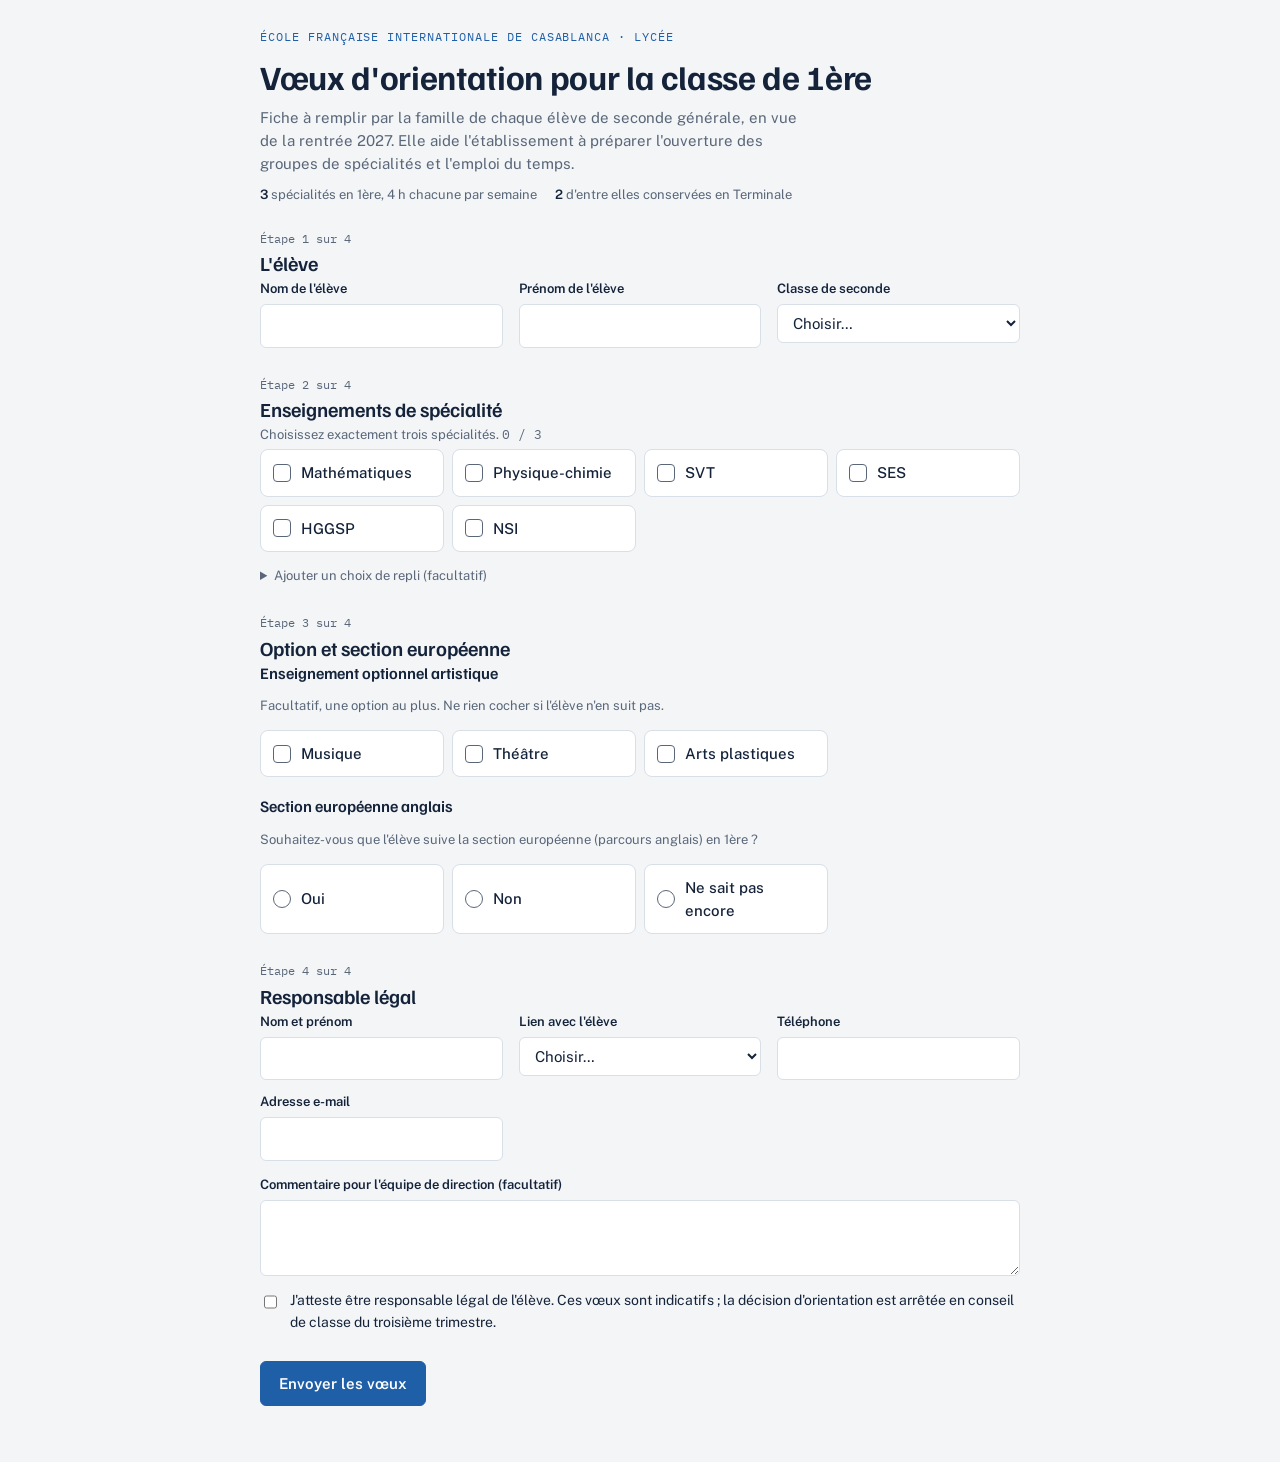
<file: index.html>
<!doctype html>
<html lang="fr">
<head>
<meta charset="utf-8">
<meta name="viewport" content="width=device-width,initial-scale=1,viewport-fit=cover">
<title>Vœux de 1ère · EFI</title>
<meta name="robots" content="noindex">
<link rel="preconnect" href="https://fonts.googleapis.com">
<link rel="stylesheet" href="https://fonts.googleapis.com/css2?family=Familjen+Grotesk:wght@500;600;700&family=Public+Sans:wght@400;500;600&family=IBM+Plex+Mono:wght@400;500&display=swap">
<link rel="stylesheet" href="style.css">
<script src="config.js"></script>
</head>
<body>
<div class="wrap">
  <header>
    <span class="eyebrow" id="etab">Lycée</span>
    <h1>Vœux d'orientation pour la classe de 1ère</h1>
    <p class="lede" id="lede">Fiche à remplir par la famille de chaque élève de seconde générale. Elle aide l'établissement à préparer l'ouverture des groupes de spécialités et l'emploi du temps.</p>
    <div class="facts"><span><b>3</b> spécialités en 1ère, 4 h chacune par semaine</span><span><b>2</b> d'entre elles conservées en Terminale</span></div>
  </header>

  <div id="status" class="notice" hidden></div>

  <div id="recap" class="recap" hidden></div>

  <form id="form" novalidate>
    <fieldset>
      <legend><span class="step">Étape 1 sur 4</span><h2>L'élève</h2></legend>
      <div class="grid2">
        <label class="f">Nom de l'élève<input type="text" id="nom" required></label>
        <label class="f">Prénom de l'élève<input type="text" id="prenom" required></label>
        <label class="f">Classe de seconde<select id="classe" required></select></label>
      </div>
    </fieldset>

    <fieldset>
      <legend><span class="step">Étape 2 sur 4</span><h2>Enseignements de spécialité</h2>
        <span class="hint">Choisissez exactement trois spécialités. <span class="counter" id="specCount">0 / 3</span></span></legend>
      <div class="chips" id="specs"></div>
      <details id="replisBox">
        <summary class="hint" style="cursor:pointer">Ajouter un choix de repli (facultatif)</summary>
        <p class="hint" style="margin:8px 0">Si la combinaison principale ne pouvait pas être ouverte, quelle autre combinaison de trois spécialités envisagez-vous ? <span class="counter" id="repliCount">0 / 3</span></p>
        <div class="chips" id="replis"></div>
      </details>
    </fieldset>

    <fieldset>
      <legend><span class="step">Étape 3 sur 4</span><h2>Option et section européenne</h2></legend>
      <h3>Enseignement optionnel artistique</h3>
      <p class="hint" id="optHint">Facultatif.</p>
      <div class="chips" id="options"></div>
      <h3 style="margin-top:6px">Section européenne anglais</h3>
      <p class="hint">Souhaitez-vous que l'élève suive la section européenne (parcours anglais) en 1ère ?</p>
      <div class="chips" id="euro"></div>
    </fieldset>

    <fieldset>
      <legend><span class="step">Étape 4 sur 4</span><h2>Responsable légal</h2></legend>
      <div class="grid2">
        <label class="f">Nom et prénom<input type="text" id="respNom" autocomplete="name" required></label>
        <label class="f">Lien avec l'élève<select id="respLien" required><option value="">Choisir…</option><option>Mère</option><option>Père</option><option>Tuteur ou tutrice légal(e)</option></select></label>
        <label class="f">Téléphone<input type="tel" id="respTel" autocomplete="tel"></label>
        <label class="f">Adresse e-mail<input type="email" id="respMail" autocomplete="email"></label>
      </div>
      <label class="f">Commentaire pour l'équipe de direction (facultatif)<textarea id="commentaire" maxlength="800"></textarea></label>
      <label class="hp" aria-hidden="true">Site web<input type="text" id="site" tabindex="-1" autocomplete="off"></label>
      <label class="check"><input type="checkbox" id="attest" required><span>J'atteste être responsable légal de l'élève. Ces vœux sont indicatifs ; la décision d'orientation est arrêtée en conseil de classe du troisième trimestre.</span></label>
    </fieldset>

    <div class="actions">
      <button class="btn" type="submit" id="submitBtn">Envoyer les vœux</button>
      <button class="btn ghost" type="button" id="cancelEdit" hidden>Annuler</button>
      <span class="err" id="formErr" role="alert"></span>
    </div>
  </form>
</div>
<script src="form.js"></script>
</body>
</html>
</file>
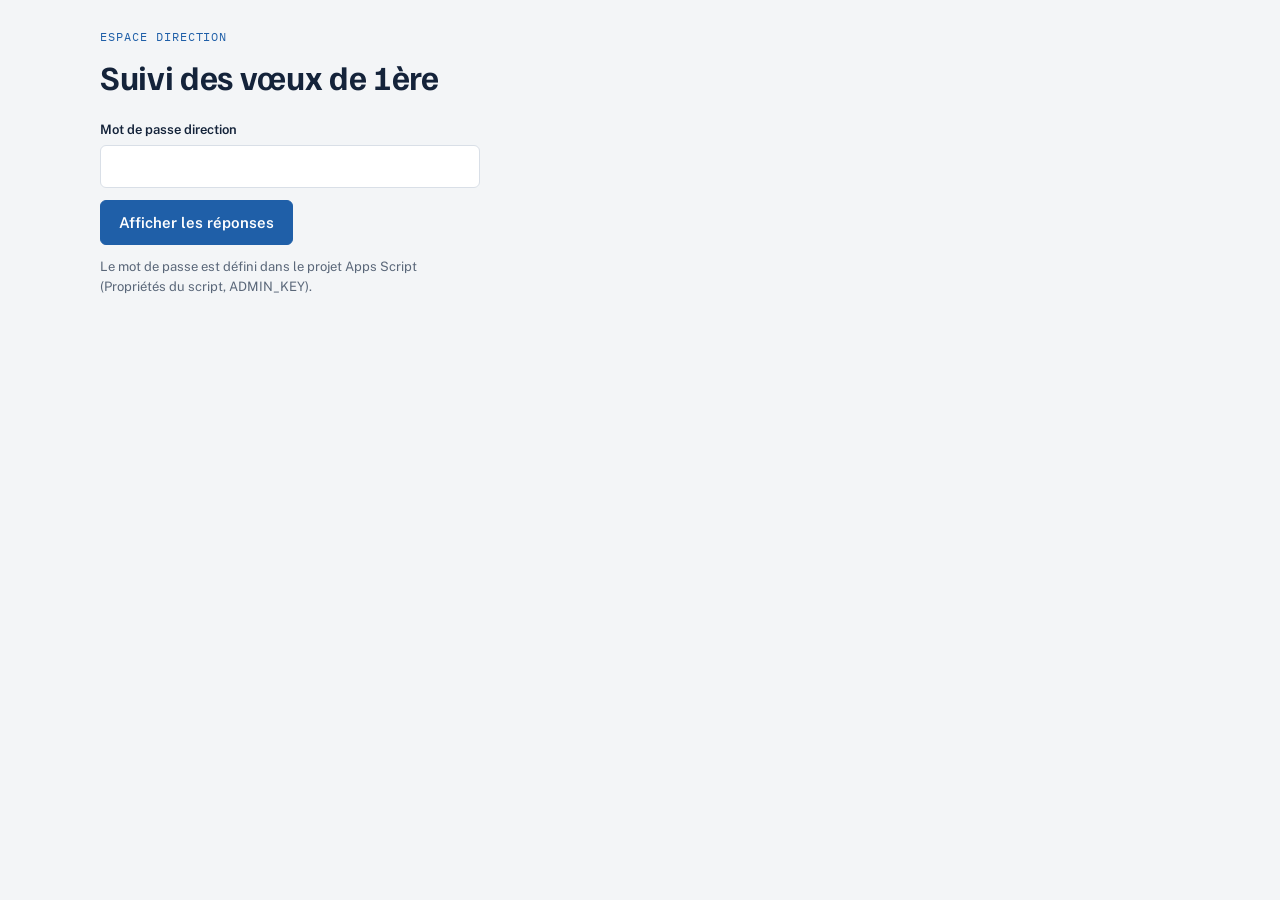
<file: direction.html>
<!doctype html>
<html lang="fr">
<head>
<meta charset="utf-8">
<meta name="viewport" content="width=device-width,initial-scale=1,viewport-fit=cover">
<title>Suivi des vœux de 1ère · EFI</title>
<meta name="robots" content="noindex">
<link rel="preconnect" href="https://fonts.googleapis.com">
<link rel="stylesheet" href="https://fonts.googleapis.com/css2?family=Familjen+Grotesk:wght@500;600;700&family=Public+Sans:wght@400;500;600&family=IBM+Plex+Mono:wght@400;500&display=swap">
<link rel="stylesheet" href="style.css">
<script src="config.js"></script>
</head>
<body>
<div class="wrap wide">
  <header>
    <span class="eyebrow">Espace direction</span>
    <h1>Suivi des vœux de 1ère</h1>
  </header>

  <div id="status" class="notice" hidden></div>

  <form id="login" class="login">
    <label class="f">Mot de passe direction<input type="password" id="key" autocomplete="current-password" required></label>
    <div class="actions"><button class="btn" type="submit">Afficher les réponses</button></div>
    <p class="hint">Le mot de passe est défini dans le projet Apps Script (Propriétés du script, ADMIN_KEY).</p>
  </form>

  <div id="dash" hidden style="display:flex;flex-direction:column;gap:28px"></div>
</div>
<script src="direction.js"></script>
</body>
</html>
</file>
<file: style.css>
/* Vœux de 1ère — EFI. Une colonne de lecture pour les familles, tableau de bord élargi pour la direction. */
:root{
  --bg:#f3f5f7; --surface:#ffffff; --ink:#14233a; --muted:#5a6779; --line:#d9dfe7;
  --accent:#1f5fa8; --accent-soft:#e3edf8; --accent-ink:#ffffff;
  --ok:#1d7a4f; --ok-soft:#e1f2e9; --warn:#a2610c; --warn-soft:#fbefdc; --bad:#b4372f; --bad-soft:#f8e3e1;
  --f-display:"Familjen Grotesk","Helvetica Neue",Arial,sans-serif;
  --f-body:"Public Sans",system-ui,-apple-system,"Segoe UI",sans-serif;
  --f-mono:"IBM Plex Mono",ui-monospace,Menlo,Consolas,monospace;
  color-scheme:light;
}
@media (prefers-color-scheme: dark){:root{
  --bg:#0f1621; --surface:#172131; --ink:#e6ecf4; --muted:#9aa8bb; --line:#2a374a;
  --accent:#6aa5e8; --accent-soft:#1d3150; --accent-ink:#0b1420;
  --ok:#5cc28f; --ok-soft:#163327; --warn:#e3a54f; --warn-soft:#3a2a12; --bad:#ec7d74; --bad-soft:#3d1c1a;
  color-scheme:dark}}
*{box-sizing:border-box}
[hidden]{display:none!important}
body{margin:0;background:var(--bg);color:var(--ink);font-family:var(--f-body);font-size:15px;line-height:1.55;
  padding-left:max(16px,env(safe-area-inset-left,0px));padding-right:max(16px,env(safe-area-inset-right,0px));padding-block:28px 56px}
.wrap{max-width:760px;margin:0 auto;display:flex;flex-direction:column;gap:24px}
.wrap.wide{max-width:1080px}
h1,h2,h3{font-family:var(--f-display);text-wrap:balance;margin:0;line-height:1.15}
h1{font-size:clamp(26px,4.5vw,34px);font-weight:700;letter-spacing:-.01em}
h2{font-size:20px;font-weight:600}
h3{font-size:16px;font-weight:600}
p{margin:0}
.eyebrow{font-family:var(--f-mono);font-size:12px;letter-spacing:.08em;text-transform:uppercase;color:var(--accent)}
.lede{color:var(--muted);max-width:62ch}
header{display:flex;flex-direction:column;gap:10px}
.facts{display:flex;flex-wrap:wrap;gap:8px 18px;font-size:13px;color:var(--muted)}
.facts b{color:var(--ink);font-weight:600}
.notice{padding:14px 16px;border-radius:8px;background:var(--accent-soft);color:var(--ink);font-size:14px}
.notice.ok{background:var(--ok-soft)} .notice.warn{background:var(--warn-soft)} .notice.bad{background:var(--bad-soft)}
form{display:flex;flex-direction:column;gap:28px}
fieldset{border:0;margin:0;padding:0;display:flex;flex-direction:column;gap:14px;min-width:0}
legend{padding:0;margin-bottom:4px;display:flex;flex-direction:column;gap:4px}
.step{font-family:var(--f-mono);font-size:12px;color:var(--muted)}
.hint{font-size:13px;color:var(--muted)}
.grid2{display:grid;grid-template-columns:repeat(auto-fit,minmax(220px,1fr));gap:12px 16px}
label.f{display:flex;flex-direction:column;gap:5px;font-size:13px;font-weight:600;min-width:0}
input[type=text],input[type=email],input[type=tel],input[type=password],select,textarea{font:inherit;font-weight:400;font-size:15px;color:var(--ink);background:var(--surface);border:1px solid var(--line);border-radius:6px;padding:9px 11px;width:100%}
textarea{min-height:76px;resize:vertical}
input:focus-visible,select:focus-visible,textarea:focus-visible,button:focus-visible,.chip:focus-within,summary:focus-visible{outline:2px solid var(--accent);outline-offset:2px}
.chips{display:grid;grid-template-columns:repeat(auto-fill,minmax(150px,1fr));gap:8px}
.chip{position:relative;display:flex;align-items:center;gap:10px;padding:11px 12px;border:1px solid var(--line);border-radius:8px;background:var(--surface);cursor:pointer;font-weight:500;user-select:none}
.chip input{position:absolute;opacity:0;pointer-events:none}
.chip .box{flex:none;width:18px;height:18px;border-radius:4px;border:1.5px solid var(--muted);display:grid;place-items:center;font-size:12px;color:var(--accent-ink)}
.chip.radio .box{border-radius:50%}
.chip.on{border-color:var(--accent);background:var(--accent-soft)}
.chip.on .box{background:var(--accent);border-color:var(--accent)}
.chip.on .box::after{content:"✓"}
.chip.radio.on .box::after{content:"";width:6px;height:6px;border-radius:50%;background:var(--accent-ink)}
.chip.off{opacity:.45;cursor:not-allowed}
.counter{font-family:var(--f-mono);font-size:13px;font-variant-numeric:tabular-nums;color:var(--muted)}
.counter.full{color:var(--ok)}
.check{display:flex;gap:10px;align-items:flex-start;font-size:14px}
.check input{margin-top:4px;width:16px;height:16px;accent-color:var(--accent)}
.actions{display:flex;flex-wrap:wrap;gap:10px;align-items:center}
.btn{font:inherit;font-weight:600;border-radius:6px;padding:10px 18px;border:1px solid var(--accent);background:var(--accent);color:var(--accent-ink);cursor:pointer}
.btn.ghost{background:transparent;color:var(--accent)}
.btn.small{padding:6px 12px;font-size:13px}
.btn:disabled{opacity:.5;cursor:not-allowed}
.err{color:var(--bad);font-size:13px}
.hp{position:absolute;left:-9999px;width:1px;height:1px;overflow:hidden}
.recap{background:var(--surface);border:1px solid var(--line);border-radius:10px;padding:20px;display:flex;flex-direction:column;gap:14px}
.recap dl{display:grid;grid-template-columns:minmax(120px,190px) 1fr;gap:8px 16px;margin:0}
.recap dt{color:var(--muted);font-size:13px}
.recap dd{margin:0;font-weight:500;min-width:0;overflow-wrap:anywhere}
.tag{display:inline-block;font-size:12.5px;font-weight:600;padding:2px 9px;border-radius:999px;background:var(--accent-soft);color:var(--ink);margin:0 4px 4px 0}
.kpis{display:grid;grid-template-columns:repeat(auto-fit,minmax(160px,1fr));gap:12px}
.kpi{background:var(--surface);border:1px solid var(--line);border-radius:8px;padding:14px 16px;display:flex;flex-direction:column;gap:2px}
.kpi .n{font-family:var(--f-display);font-size:28px;font-weight:700;font-variant-numeric:tabular-nums}
.kpi .n small{font-size:16px;color:var(--muted);font-weight:500}
.kpi .l{font-size:13px;color:var(--muted)}
.cols{display:grid;grid-template-columns:repeat(auto-fit,minmax(300px,1fr));gap:24px}
.panel{display:flex;flex-direction:column;gap:12px;min-width:0}
.bars{display:flex;flex-direction:column;gap:8px}
.bar{display:grid;grid-template-columns:minmax(90px,140px) 1fr 44px;gap:10px;align-items:center;font-size:14px}
.bar .track{height:12px;background:var(--line);border-radius:3px;overflow:hidden}
.bar .fill{display:block;height:100%;background:var(--accent);border-radius:3px}
.bar .v{font-family:var(--f-mono);font-size:13px;text-align:right;font-variant-numeric:tabular-nums}
.tablebox{overflow-x:auto;border:1px solid var(--line);border-radius:8px;background:var(--surface)}
table{border-collapse:collapse;width:100%;font-size:13.5px}
th,td{text-align:left;padding:9px 12px;border-bottom:1px solid var(--line);vertical-align:top}
th{font-size:12px;text-transform:uppercase;letter-spacing:.05em;color:var(--muted);font-weight:600;white-space:nowrap}
tr:last-child td{border-bottom:0}
td.num,th.num{font-family:var(--f-mono);font-variant-numeric:tabular-nums;text-align:right}
.pill{font-size:12px;font-weight:600;padding:2px 8px;border-radius:999px;white-space:nowrap}
.pill.ok{background:var(--ok-soft);color:var(--ok)} .pill.warn{background:var(--warn-soft);color:var(--warn)} .pill.none{background:var(--line);color:var(--muted)}
.toolbar{display:flex;flex-wrap:wrap;gap:10px;align-items:center;justify-content:space-between}
.toolbar select{width:auto}
.empty{color:var(--muted);font-size:14px;padding:18px;text-align:center}
.login{max-width:380px;display:flex;flex-direction:column;gap:12px}
@media (prefers-reduced-motion:no-preference){.chip{transition:background .12s,border-color .12s}}
</file>
